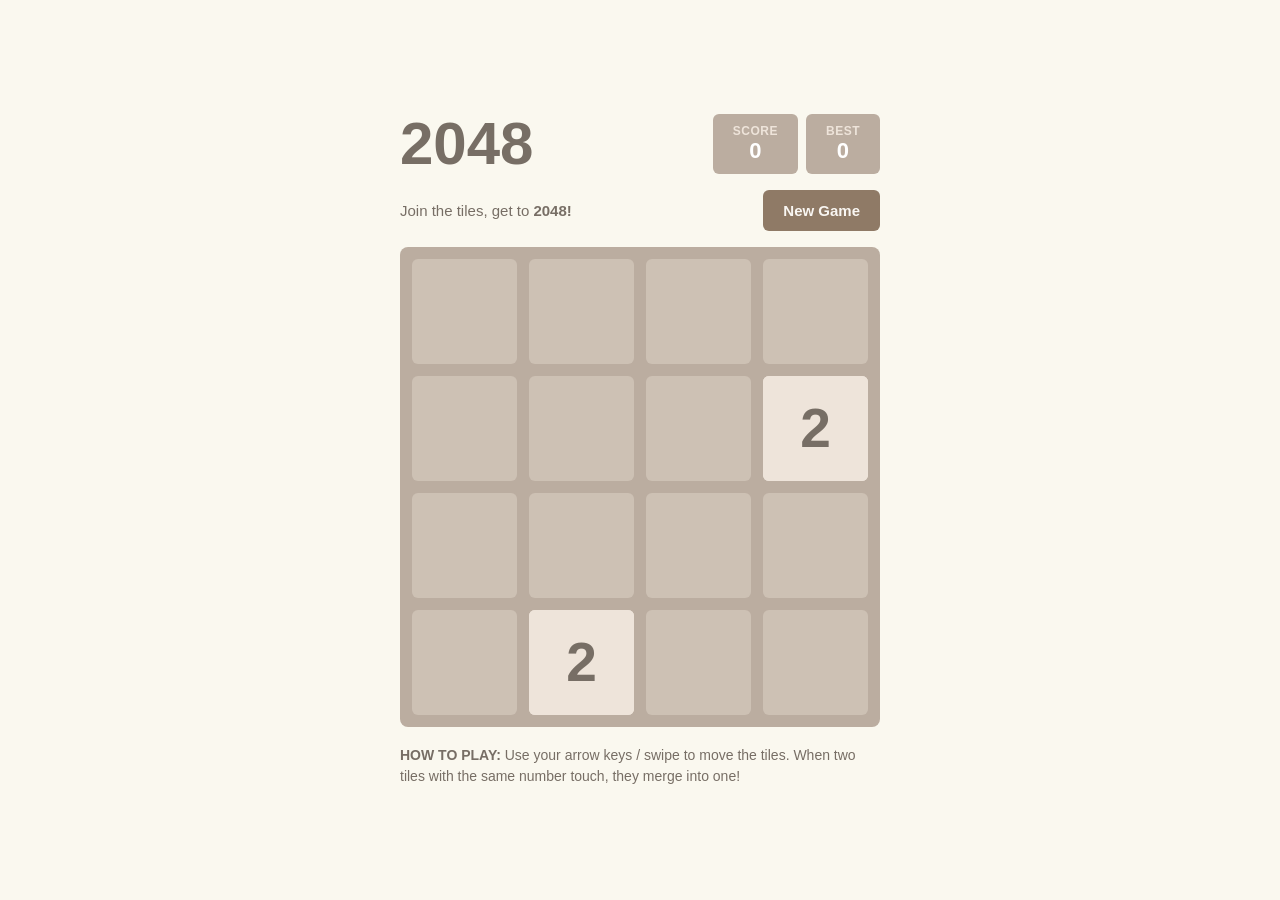
<file: 2048 game.html>
<!DOCTYPE html>
<html lang="en">
<head>
<meta charset="UTF-8">
<meta name="viewport" content="width=device-width, initial-scale=1.0, maximum-scale=1.0, user-scalable=no">
<title>2048</title>
<style>
  :root{
    --board-bg:#bbada0;
    --cell-bg:#cdc1b4;
    --text-dark:#776e65;
    --text-light:#f9f6f2;
  }

  *{ box-sizing:border-box; -webkit-tap-highlight-color:transparent; }

  body{
    margin:0;
    min-height:100vh;
    display:flex;
    align-items:center;
    justify-content:center;
    background:#faf8ef;
    font-family:"Clear Sans","Helvetica Neue",Arial,sans-serif;
    color:var(--text-dark);
    padding:20px;
    touch-action:none;
    user-select:none;
  }

  .container{
    width:100%;
    max-width:480px;
  }

  /* ---------- Header ---------- */
  .header{
    display:flex;
    justify-content:space-between;
    align-items:flex-start;
    margin-bottom:16px;
  }

  h1.title{
    font-size:60px;
    font-weight:700;
    margin:0;
    color:var(--text-dark);
    line-height:1;
  }

  .scores{
    display:flex;
    gap:8px;
  }

  .score-box{
    background:#bbada0;
    border-radius:6px;
    padding:10px 20px;
    text-align:center;
    min-width:70px;
    position:relative;
  }

  .score-label{
    font-size:12px;
    font-weight:700;
    color:#eee4da;
    letter-spacing:0.5px;
  }

  .score-value{
    font-size:22px;
    font-weight:700;
    color:#fff;
  }

  .score-addition{
    position:absolute;
    right:10px;
    top:0;
    font-size:18px;
    font-weight:700;
    color:rgba(119,110,101,0.9);
    animation:scoreFloat 0.6s ease-out forwards;
    pointer-events:none;
  }

  @keyframes scoreFloat{
    0%{ opacity:1; transform:translateY(0); }
    100%{ opacity:0; transform:translateY(-40px); }
  }

  /* ---------- Sub header / new game ---------- */
  .subheader{
    display:flex;
    justify-content:space-between;
    align-items:center;
    margin-bottom:16px;
    gap:10px;
  }

  .subtitle{
    font-size:15px;
    line-height:1.4;
    color:var(--text-dark);
    max-width:60%;
  }

  .new-game-btn{
    background:#8f7a66;
    border:none;
    border-radius:6px;
    color:#f9f6f2;
    font-size:15px;
    font-weight:700;
    padding:12px 20px;
    cursor:pointer;
    transition:background .15s ease;
    white-space:nowrap;
  }

  .new-game-btn:hover{ background:#9f8b76; }
  .new-game-btn:active{ background:#7f6b58; }

  /* ---------- Board ---------- */
  .board-wrap{
    position:relative;
    width:100%;
    aspect-ratio:1/1;
    background:var(--board-bg);
    border-radius:8px;
    padding:12px;
  }

  .grid-bg{
    position:absolute;
    inset:12px;
    display:grid;
    grid-template-columns:repeat(4,1fr);
    grid-template-rows:repeat(4,1fr);
    gap:12px;
  }

  .cell-bg{
    background:var(--cell-bg);
    border-radius:6px;
  }

  .tiles-layer{
    position:absolute;
    inset:12px;
  }

  .tile{
    position:absolute;
    display:flex;
    align-items:center;
    justify-content:center;
    border-radius:6px;
    font-weight:700;
    color:var(--text-dark);
    background:#eee4da;
    transition:left .1s ease-in-out, top .1s ease-in-out;
  }

  .tile-inner{
    width:100%;
    height:100%;
    display:flex;
    align-items:center;
    justify-content:center;
    border-radius:6px;
    animation:pop-in 0.15s ease;
  }

  .tile-merged .tile-inner{
    animation:pop-merge 0.2s ease;
  }

  @keyframes pop-in{
    0%{ transform:scale(0); }
    80%{ transform:scale(1.1); }
    100%{ transform:scale(1); }
  }

  @keyframes pop-merge{
    0%{ transform:scale(1); }
    50%{ transform:scale(1.15); }
    100%{ transform:scale(1); }
  }

  /* Tile color palette */
  .v2{ background:#eee4da; color:#776e65; }
  .v4{ background:#ede0c8; color:#776e65; }
  .v8{ background:#f2b179; color:#f9f6f2; }
  .v16{ background:#f59563; color:#f9f6f2; }
  .v32{ background:#f67c5f; color:#f9f6f2; }
  .v64{ background:#f65e3b; color:#f9f6f2; }
  .v128{ background:#edcf72; color:#f9f6f2; }
  .v256{ background:#edcc61; color:#f9f6f2; }
  .v512{ background:#edc850; color:#f9f6f2; }
  .v1024{ background:#edc53f; color:#f9f6f2; }
  .v2048{ background:#edc22e; color:#f9f6f2; box-shadow:0 0 30px 10px rgba(243,215,116,0.6); }
  .v-super{ background:#3c3a32; color:#f9f6f2; box-shadow:0 0 30px 10px rgba(60,58,50,0.5); }

  /* ---------- Instructions ---------- */
  .instructions{
    margin-top:18px;
    font-size:14px;
    line-height:1.5;
    color:var(--text-dark);
  }
  .instructions strong{ color:var(--text-dark); }

  /* ---------- Overlay (Win / Game Over) ---------- */
  .overlay{
    position:absolute;
    inset:0;
    background:rgba(238,228,218,0.73);
    border-radius:8px;
    display:none;
    flex-direction:column;
    align-items:center;
    justify-content:center;
    text-align:center;
    z-index:50;
    animation:fadeIn 0.4s ease;
  }

  .overlay.show{ display:flex; }

  @keyframes fadeIn{
    from{ opacity:0; }
    to{ opacity:1; }
  }

  .overlay-title{
    font-size:44px;
    font-weight:700;
    color:var(--text-dark);
    margin-bottom:20px;
  }

  .overlay.win .overlay-title{ color:#f9f6f2; text-shadow:0 2px 4px rgba(0,0,0,0.2); }
  .overlay.win{ background:rgba(237,194,46,0.5); }

  .overlay-buttons{
    display:flex;
    gap:12px;
  }

  .overlay-btn{
    background:#8f7a66;
    border:none;
    border-radius:6px;
    color:#f9f6f2;
    font-size:16px;
    font-weight:700;
    padding:12px 22px;
    cursor:pointer;
    transition:background .15s ease;
  }

  .overlay-btn:hover{ background:#9f8b76; }

  /* ---------- Responsive tile font sizing handled via JS class on board ---------- */
  .board-wrap[data-fontscale="lg"] .tile-inner{ font-size:clamp(24px, 8vw, 55px); }
  .board-wrap[data-fontscale="md"] .tile-inner{ font-size:clamp(18px, 6.5vw, 42px); }
  .board-wrap[data-fontscale="sm"] .tile-inner{ font-size:clamp(14px, 5vw, 32px); }

  @media (max-width:400px){
    h1.title{ font-size:44px; }
    .subtitle{ font-size:12px; }
    .new-game-btn{ padding:10px 14px; font-size:13px; }
    .score-box{ padding:8px 14px; min-width:56px; }
    .score-value{ font-size:18px; }
  }
</style>
</head>
<body>

<div class="container">
  <div class="header">
    <h1 class="title">2048</h1>
    <div class="scores">
      <div class="score-box">
        <div class="score-label">SCORE</div>
        <div class="score-value" id="scoreValue">0</div>
      </div>
      <div class="score-box">
        <div class="score-label">BEST</div>
        <div class="score-value" id="bestValue">0</div>
      </div>
    </div>
  </div>

  <div class="subheader">
    <div class="subtitle">Join the tiles, get to <strong>2048!</strong></div>
    <button class="new-game-btn" id="newGameBtn">New Game</button>
  </div>

  <div class="board-wrap" id="boardWrap" data-fontscale="lg">
    <div class="grid-bg" id="gridBg"></div>
    <div class="tiles-layer" id="tilesLayer"></div>

    <div class="overlay win" id="winOverlay">
      <div class="overlay-title">You Win!</div>
      <div class="overlay-buttons">
        <button class="overlay-btn" id="keepGoingBtn">Keep Going</button>
        <button class="overlay-btn" id="winTryAgainBtn">Try Again</button>
      </div>
    </div>

    <div class="overlay" id="overOverlay">
      <div class="overlay-title">Game Over!</div>
      <div class="overlay-buttons">
        <button class="overlay-btn" id="overTryAgainBtn">Try Again</button>
      </div>
    </div>
  </div>

  <div class="instructions">
    <strong>HOW TO PLAY:</strong> Use your arrow keys / swipe to move the tiles. When two tiles with the same number touch, they merge into one!
  </div>
</div>

<script>
(function(){
  "use strict";

  /* =========================================================
     STATE
  ========================================================= */
  const SIZE = 4;
  const STORAGE_BEST_KEY = "game2048_best_score";

  let board = [];          // 2D array [row][col] -> value or 0
  let score = 0;
  let best = 0;
  let hasWon = false;      // whether the "2048" win overlay has already been triggered this game
  let keepGoingAfterWin = false;
  let gameLocked = false;  // true once game-over overlay is shown, blocks further input
  let tileIdCounter = 0;
  let tileElements = {};   // id -> DOM element, tracked for animation continuity

  /* =========================================================
     DOM REFERENCES
  ========================================================= */
  const boardWrap   = document.getElementById("boardWrap");
  const gridBg       = document.getElementById("gridBg");
  const tilesLayer   = document.getElementById("tilesLayer");
  const scoreValueEl = document.getElementById("scoreValue");
  const bestValueEl  = document.getElementById("bestValue");
  const newGameBtn   = document.getElementById("newGameBtn");
  const winOverlay    = document.getElementById("winOverlay");
  const overOverlay   = document.getElementById("overOverlay");
  const keepGoingBtn  = document.getElementById("keepGoingBtn");
  const winTryAgainBtn= document.getElementById("winTryAgainBtn");
  const overTryAgainBtn = document.getElementById("overTryAgainBtn");

  /* =========================================================
     INITIAL SETUP
  ========================================================= */
  function buildGridBackground(){
    gridBg.innerHTML = "";
    for(let i=0;i<SIZE*SIZE;i++){
      const cell = document.createElement("div");
      cell.className = "cell-bg";
      gridBg.appendChild(cell);
    }
  }

  function loadBest(){
    const stored = localStorage.getItem(STORAGE_BEST_KEY);
    best = stored ? parseInt(stored,10) || 0 : 0;
    bestValueEl.textContent = best;
  }

  function saveBest(){
    localStorage.setItem(STORAGE_BEST_KEY, String(best));
  }

  function emptyBoard(){
    const b = [];
    for(let r=0;r<SIZE;r++){
      b.push(new Array(SIZE).fill(0));
    }
    return b;
  }

  function startNewGame(){
    board = emptyBoard();
    score = 0;
    hasWon = false;
    keepGoingAfterWin = false;
    gameLocked = false;
    tileIdCounter = 0;
    tileElements = {};
    tilesLayer.innerHTML = "";
    hideOverlays();
    updateScoreDisplay();

    spawnRandomTile();
    spawnRandomTile();
    render(true);
  }

  /* =========================================================
     TILE DATA MODEL
     Each occupied cell tracked as an object placed in `board`
     is just the numeric value for state, but for rendering we
     keep a parallel list of "tile instances" each move so we
     can animate slide/merge/spawn distinctly.
  ========================================================= */

  function getEmptyCells(){
    const cells = [];
    for(let r=0;r<SIZE;r++){
      for(let c=0;c<SIZE;c++){
        if(board[r][c] === 0) cells.push({r,c});
      }
    }
    return cells;
  }

  function spawnRandomTile(){
    const empties = getEmptyCells();
    if(empties.length === 0) return null;
    const spot = empties[Math.floor(Math.random()*empties.length)];
    const value = Math.random() < 0.9 ? 2 : 4;
    board[spot.r][spot.c] = value;
    return { r: spot.r, c: spot.c, value };
  }

  /* =========================================================
     RENDERING
     Full re-render approach: rebuild tile DOM nodes from
     the current `board` state after each move, using
     "new" tile class for spawn animation. Slide animation
     is achieved through a two-phase render (see move logic
     which computes intermediate positions).
  ========================================================= */

  function fontScaleFor(value){
    if(value >= 1000) return "sm";
    if(value >= 100) return "md";
    return "lg";
  }

  function tileColorClass(value){
    if(value <= 2048){
      return "v" + value;
    }
    return "v-super";
  }

  function cellPixelSize(){
    const wrapRect = boardWrap.getBoundingClientRect();
    const padding = 12; // matches CSS inset/padding
    const gap = 12;
    const innerSize = wrapRect.width - padding*2;
    const cellSize = (innerSize - gap*(SIZE-1)) / SIZE;
    return { cellSize, gap };
  }

  function positionForCell(r,c){
    const { cellSize, gap } = cellPixelSize();
    return {
      left: c * (cellSize + gap),
      top: r * (cellSize + gap),
      size: cellSize
    };
  }

  // Renders tiles fresh based on `board`. `isInitial` skips slide transition.
  function render(){
    // Determine overall font scale from max tile value on board
    let maxVal = 0;
    for(let r=0;r<SIZE;r++) for(let c=0;c<SIZE;c++) maxVal = Math.max(maxVal, board[r][c]);
    boardWrap.dataset.fontscale = fontScaleFor(maxVal);

    tilesLayer.innerHTML = "";
    for(let r=0;r<SIZE;r++){
      for(let c=0;c<SIZE;c++){
        const value = board[r][c];
        if(value === 0) continue;
        const pos = positionForCell(r,c);
        const tile = document.createElement("div");
        tile.className = "tile";
        tile.style.left = pos.left + "px";
        tile.style.top = pos.top + "px";
        tile.style.width = pos.size + "px";
        tile.style.height = pos.size + "px";

        const inner = document.createElement("div");
        inner.className = "tile-inner " + tileColorClass(value);
        inner.textContent = value;
        tile.appendChild(inner);

        tilesLayer.appendChild(tile);
      }
    }
  }

  function updateScoreDisplay(previousScore){
    scoreValueEl.textContent = score;
    if(typeof previousScore === "number" && score > previousScore){
      const addition = document.createElement("div");
      addition.className = "score-addition";
      addition.textContent = "+" + (score - previousScore);
      scoreValueEl.parentElement.appendChild(addition);
      setTimeout(() => addition.remove(), 600);
    }
    if(score > best){
      best = score;
      bestValueEl.textContent = best;
      saveBest();
    }
  }

  function hideOverlays(){
    winOverlay.classList.remove("show");
    overOverlay.classList.remove("show");
  }

  /* =========================================================
     MOVE LOGIC
     Direction: 'up' | 'down' | 'left' | 'right'
     Strategy: For each row/column line (depending on
     direction), compress non-zero values, merge adjacent
     equal pairs (one merge per tile per move), then pad
     with zeros back to original length. Track whether
     anything changed and how much score was gained.
  ========================================================= */

  function getLine(direction, index){
    // Returns array of {value, r, c} in the order tiles should slide
    const line = [];
    if(direction === "left"){
      for(let c=0;c<SIZE;c++) line.push({ r:index, c, value: board[index][c] });
    } else if(direction === "right"){
      for(let c=SIZE-1;c>=0;c--) line.push({ r:index, c, value: board[index][c] });
    } else if(direction === "up"){
      for(let r=0;r<SIZE;r++) line.push({ r, c:index, value: board[r][index] });
    } else if(direction === "down"){
      for(let r=SIZE-1;r>=0;r--) line.push({ r, c:index, value: board[r][index] });
    }
    return line;
  }

  function setLine(direction, index, values){
    // values is array (length SIZE) of numbers in slide order; write back to board
    if(direction === "left"){
      for(let c=0;c<SIZE;c++) board[index][c] = values[c];
    } else if(direction === "right"){
      for(let c=0;c<SIZE;c++) board[index][SIZE-1-c] = values[c];
    } else if(direction === "up"){
      for(let r=0;r<SIZE;r++) board[r][index] = values[r];
    } else if(direction === "down"){
      for(let r=0;r<SIZE;r++) board[SIZE-1-r][index] = values[r];
    }
  }

  // Slides + merges a single line of values (already ordered from "front" to "back").
  // Returns { result: number[], gained: number, moved: boolean }
  function processLine(rawValues){
    const nonZero = rawValues.filter(v => v !== 0);
    const result = [];
    let gained = 0;
    let i = 0;
    while(i < nonZero.length){
      if(i+1 < nonZero.length && nonZero[i] === nonZero[i+1]){
        const mergedValue = nonZero[i]*2;
        result.push(mergedValue);
        gained += mergedValue;
        i += 2; // skip both merged tiles -> single merge per pair, no chain merge
      } else {
        result.push(nonZero[i]);
        i += 1;
      }
    }
    while(result.length < SIZE) result.push(0);

    // Determine if line actually changed vs raw input
    let moved = false;
    for(let idx=0; idx<SIZE; idx++){
      if(result[idx] !== rawValues[idx]){ moved = true; break; }
    }

    return { result, gained, moved };
  }

  function move(direction){
    if(gameLocked) return;

    let anyMoved = false;
    let totalGained = 0;

    for(let index=0; index<SIZE; index++){
      const line = getLine(direction, index);
      const rawValues = line.map(t => t.value);
      const { result, gained, moved } = processLine(rawValues);
      if(moved){
        anyMoved = true;
        totalGained += gained;
        setLine(direction, index, result);
      }
    }

    if(!anyMoved){
      return; // invalid move: no spawn, no re-render needed
    }

    const previousScore = score;
    score += totalGained;

    spawnRandomTile();
    render();
    updateScoreDisplay(previousScore);

    checkWinCondition();
    checkGameOverCondition();
  }

  /* =========================================================
     WIN / GAME OVER DETECTION
  ========================================================= */

  function checkWinCondition(){
    if(hasWon || keepGoingAfterWin) return;
    for(let r=0;r<SIZE;r++){
      for(let c=0;c<SIZE;c++){
        if(board[r][c] >= 2048){
          hasWon = true;
          winOverlay.classList.add("show");
          gameLocked = true;
          return;
        }
      }
    }
  }

  function boardHasEmptyCell(){
    return getEmptyCells().length > 0;
  }

  function boardHasAnyMergePossible(){
    for(let r=0;r<SIZE;r++){
      for(let c=0;c<SIZE;c++){
        const v = board[r][c];
        if(c+1 < SIZE && board[r][c+1] === v) return true;
        if(r+1 < SIZE && board[r+1][c] === v) return true;
      }
    }
    return false;
  }

  function checkGameOverCondition(){
    if(boardHasEmptyCell()) return;
    if(boardHasAnyMergePossible()) return;
    overOverlay.classList.add("show");
    gameLocked = true;
  }

  /* =========================================================
     INPUT HANDLING
  ========================================================= */

  const KEY_DIRECTIONS = {
    ArrowUp: "up", ArrowDown: "down", ArrowLeft: "left", ArrowRight: "right",
    w: "up", s: "down", a: "left", d: "right",
    W: "up", S: "down", A: "left", D: "right"
  };

  window.addEventListener("keydown", (e) => {
    const direction = KEY_DIRECTIONS[e.key];
    if(!direction) return;
    e.preventDefault();
    move(direction);
  }, { passive:false });

  // Touch / swipe support
  let touchStartX = 0, touchStartY = 0;
  let touchTracking = false;
  const SWIPE_THRESHOLD = 25; // minimum px distance to register as a swipe

  boardWrap.addEventListener("touchstart", (e) => {
    if(e.touches.length !== 1) return;
    touchTracking = true;
    touchStartX = e.touches[0].clientX;
    touchStartY = e.touches[0].clientY;
  }, { passive:true });

  boardWrap.addEventListener("touchmove", (e) => {
    if(touchTracking) e.preventDefault();
  }, { passive:false });

  boardWrap.addEventListener("touchend", (e) => {
    if(!touchTracking) return;
    touchTracking = false;
    const touch = e.changedTouches[0];
    const dx = touch.clientX - touchStartX;
    const dy = touch.clientY - touchStartY;
    const absDx = Math.abs(dx), absDy = Math.abs(dy);

    if(Math.max(absDx, absDy) < SWIPE_THRESHOLD) return;

    if(absDx > absDy){
      move(dx > 0 ? "right" : "left");
    } else {
      move(dy > 0 ? "down" : "up");
    }
  }, { passive:true });

  /* =========================================================
     BUTTONS
  ========================================================= */

  newGameBtn.addEventListener("click", startNewGame);
  overTryAgainBtn.addEventListener("click", startNewGame);
  winTryAgainBtn.addEventListener("click", startNewGame);

  keepGoingBtn.addEventListener("click", () => {
    keepGoingAfterWin = true;
    gameLocked = false;
    winOverlay.classList.remove("show");
  });

  // Re-render tile positions on resize/orientation change (keeps tiles aligned to grid)
  window.addEventListener("resize", () => render());

  /* =========================================================
     BOOT
  ========================================================= */
  buildGridBackground();
  loadBest();
  startNewGame();

})();
</script>

</body>
</html>
</file>
